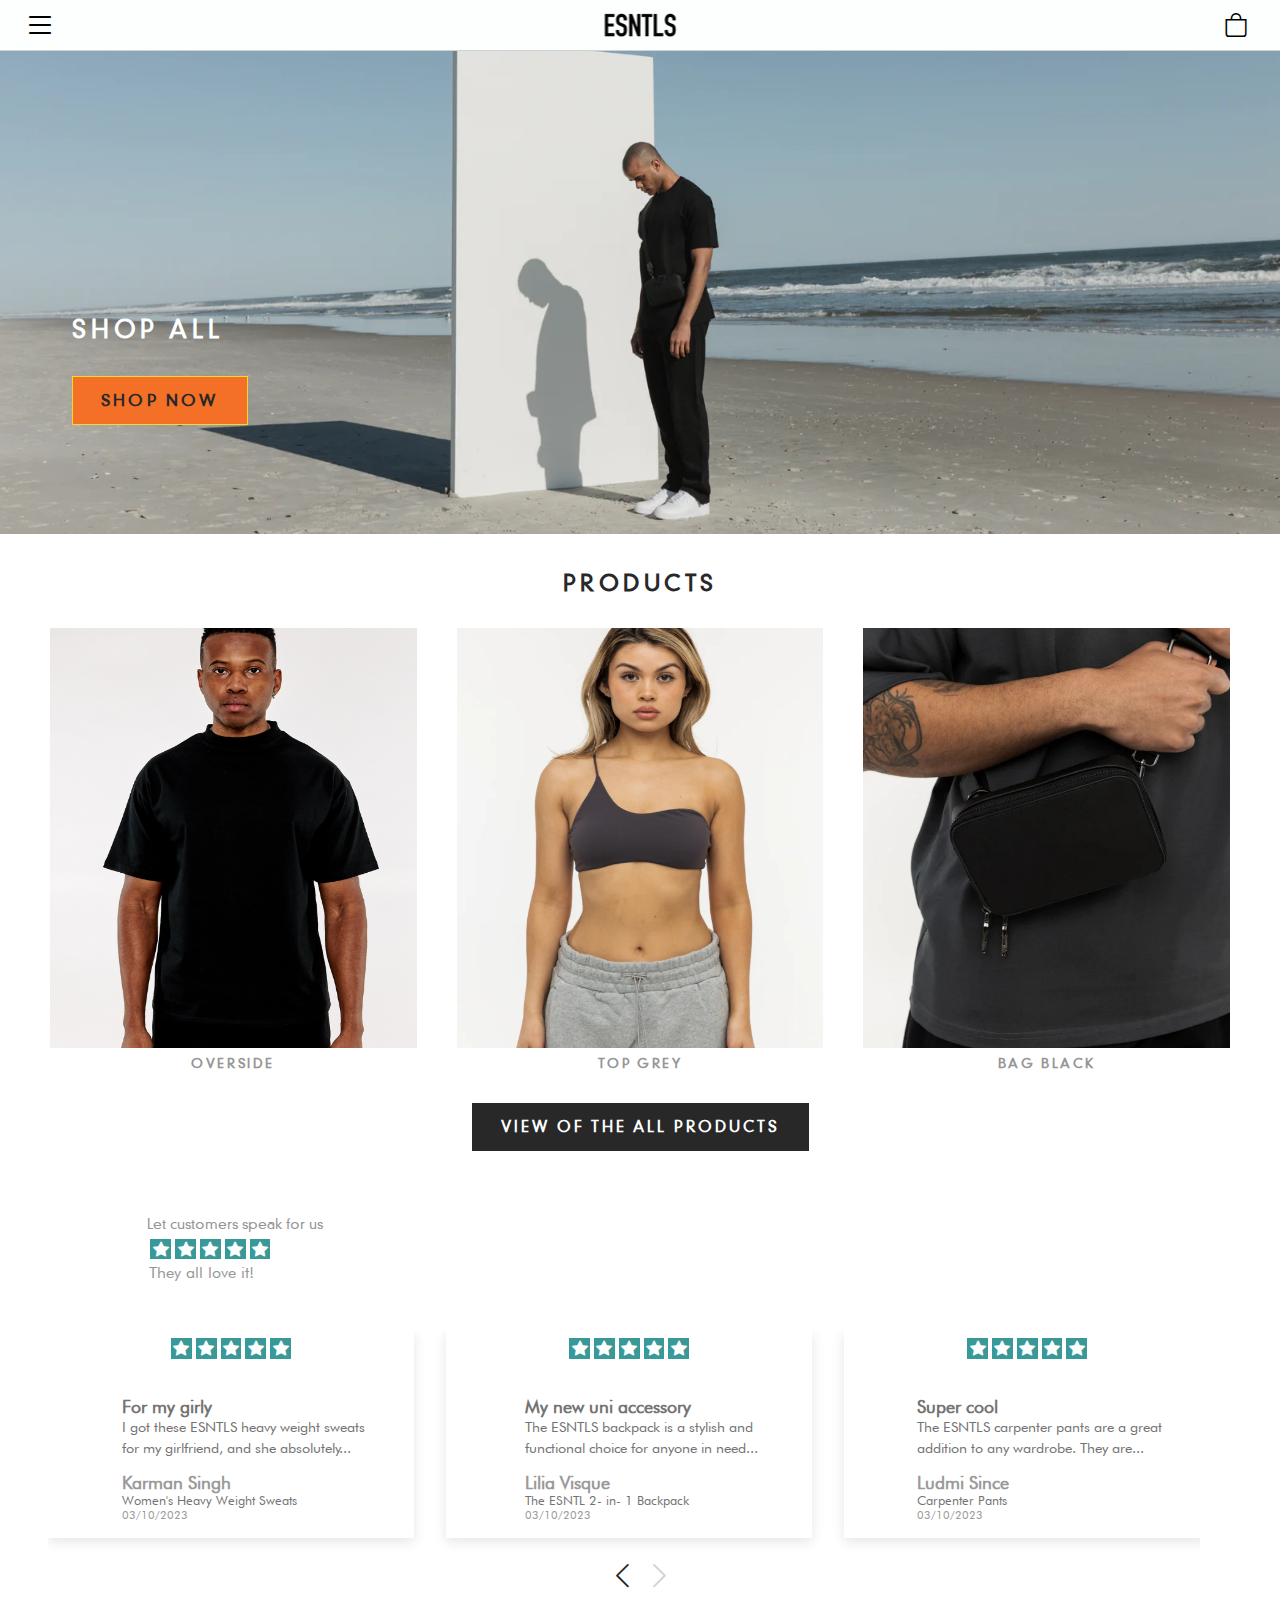
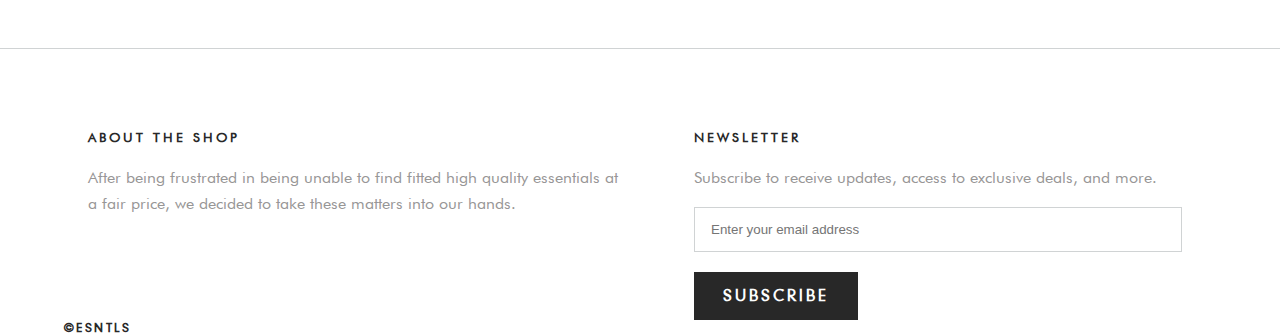
<file: index.html>
<!DOCTYPE html>
<html lang="en">

<head>
    <meta charset="UTF-8">
    <meta name="viewport" content="width=device-width, initial-scale=1.0">
    <title>ESNTLS</title>
    <!-- CUSTOM CSS -->
    <link rel="stylesheet" href="./css/style.css">
    <!-- BOOTSTRAP -->
    <link rel="stylesheet" href="https://cdn.jsdelivr.net/npm/bootstrap-icons@1.10.5/font/bootstrap-icons.css">
</head>

<body>

    <header>

        <nav class="content">
            <div class="content_icons_nav_padre">
                <div class="content_icons_nav">
                    <i id="open" class="bi bi-list nav"></i>
                    <div id="menu-hamburguer" class="disabled">
                        <ul>
                            <li class="close"><i id="close" class="bi bi-x"></i></li>
                            <li class="list_nav_item"><a href="./productos.html" class="list_nav">Shop Now</a></li>
                            <li class="list_nav_item"><a href="./carrito.html" class="list_nav">Cart</a></li>
                        </ul>
                    </div>
                </div>
            </div>
            <div class="content_header">
                <img src="./images/logo.webp" alt="logo">
            </div>
            <div class="content_icons_carrito_padre">
                <div class="content_icons_carrito">
                    <a href="./carrito.html"><i class="bi bi-bag"></i></a>
                </div>
            </div>
        </nav>

    </header>

    <main>

        <div class="img_1">
            <div class="text_header">
                <h2>shop all</h2>
                <a href="./productos.html">shop now</a>
            </div>
            <img src="./images/section_one.webp" alt="img_header">
        </div>

        <!--PRODUCTS-->

        <div class="products_section">
            <h2>products</h2>
        </div>

        <div class="products_img">
            <div class="products_info">
                <img src="./images/overside_thr.png" alt="imagen uno">
                <h2>Overside</h2>
            </div>
            <div class="products_info">
                <img src="./images/img15_prod.webp" alt="imagen veinticuatro">
                <h2>Top Grey</h2>
            </div>
            <div class="products_info">
                <img src="./images/img9_prod.webp" alt="imagen nueve">
                <h2>Bag Black</h2>
            </div>
        </div>

        <div class="btn_view_all">
            <a href="./productos.html">View of the all products</a>
        </div>

        <section class="section_box">
            <div>
                <h2>Let customers speak for us</h2>
            </div>
            <div class="icons_star">
                <span><i class="bi bi-star-fill star_one"></i></span>
                <span><i class="bi bi-star-fill star_two"></i></span>
                <span><i class="bi bi-star-fill star_three"></i></span>
                <span><i class="bi bi-star-fill star_four"></i></span>
                <span><i class="bi bi-star-fill star_five"></i></span>
            </div>
            <div>
                <p class="text_secundary">They all love it!</p>
            </div>
        </section>

        <section class="section_box_carrousel">
            <div class="container_carrousel" id="container_carrousel">
                <div class="container_carrousel_secundary">
                    <div class="icons_star">
                        <span><i class="bi bi-star-fill star"></i></span>
                        <span><i class="bi bi-star-fill star"></i></span>
                        <span><i class="bi bi-star-fill star"></i></span>
                        <span><i class="bi bi-star-fill star"></i></span>
                        <span><i class="bi bi-star-fill star"></i></span>
                    </div>
                    <div class="container_info">
                        <h2 class="container_title">For my girly</h2>
                        <p class="p_info">I got these ESNTLS heavy weight sweats<br>for my girlfriend, and she
                            absolutely...</p>
                        <h2 class="container_title_secundary">Karman Singh</h2>
                        <p class="p_info_model">Women's Heavy Weight Sweats</p>
                        <p class="date">03/10/2023</p>
                    </div>
                </div>
                <div class="container_carrousel_secundary">
                    <div class="icons_star">
                        <span><i class="bi bi-star-fill star"></i></span>
                        <span><i class="bi bi-star-fill star"></i></span>
                        <span><i class="bi bi-star-fill star"></i></span>
                        <span><i class="bi bi-star-fill star"></i></span>
                        <span><i class="bi bi-star-fill star"></i></span>
                    </div>
                    <div class="container_info">
                        <h2 class="container_title">My new uni accessory</h2>
                        <p class="p_info">The ESNTLS backpack is a stylish and<br>functional choice for anyone in
                            need...</p>
                        <h2 class="container_title_secundary">Lilia Visque</h2>
                        <p class="p_info_model">The ESNTL 2- in- 1 Backpack</p>
                        <p class="date">03/10/2023</p>
                    </div>

                </div>
                <div class="container_carrousel_secundary">
                    <div class="icons_star">
                        <span><i class="bi bi-star-fill star"></i></span>
                        <span><i class="bi bi-star-fill star"></i></span>
                        <span><i class="bi bi-star-fill star"></i></span>
                        <span><i class="bi bi-star-fill star"></i></span>
                        <span><i class="bi bi-star-fill star"></i></span>
                    </div>
                    <div class="container_info">
                        <h2 class="container_title">Super cool</h2>
                        <p class="p_info">The ESNTLS carpenter pants are a great<br>addition to any wardrobe. They
                            are...</p>
                        <h2 class="container_title_secundary">Ludmi Since</h2>
                        <p class="p_info_model">Carpenter Pants</p>
                        <p class="date">03/10/2023</p>
                    </div>

                </div>
                <div class="container_carrousel_secundary">
                    <div class="icons_star">
                        <span><i class="bi bi-star-fill star"></i></span>
                        <span><i class="bi bi-star-fill star"></i></span>
                        <span><i class="bi bi-star-fill star"></i></span>
                        <span><i class="bi bi-star-fill star"></i></span>
                        <span><i class="bi bi-star-fill star"></i></span>
                    </div>
                    <div class="container_info">
                        <h2 class="container_title">Great product</h2>
                        <p class="p_info">The ESNTLS carpenter pants are a great<br>addition to any wardrobe. They
                            are...</p>
                        <h2 class="container_title_secundary">Chars Brown</h2>
                        <p class="p_info_model">Carpenter Pants</p>
                        <p class="date">03/10/2023</p>
                    </div>

                </div>
                <div class="container_carrousel_secundary">
                    <div class="icons_star">
                        <span><i class="bi bi-star-fill star"></i></span>
                        <span><i class="bi bi-star-fill star"></i></span>
                        <span><i class="bi bi-star-fill star"></i></span>
                        <span><i class="bi bi-star-fill star"></i></span>
                        <span><i class="bi bi-star-fill star"></i></span>
                    </div>
                    <div class="container_info">
                        <h2 class="container_title">Beautiful</h2>
                        <p class="p_info">The ESNTLS carpenter pants are a great<br>addition to any wardrobe. They
                            are...</p>
                        <h2 class="container_title_secundary">Gabriel Montes</h2>
                        <p class="p_info_model">Carpenter Pants</p>
                        <p class="date">03/10/2023</p>
                    </div>

                </div>
            </div>
            <div class="container_arrow_carrousel">
                <li class="punto active"><i class="bi bi-chevron-left"></i></li>
                <li class="punto"><i class="bi bi-chevron-right"></i></li>
            </div>
        </section>


        </div>

    </main>

    <footer class="footer">
        <div class="content_footer">

            <div class="content_footer_info">
                <div class="content_footer_info_primary">
                    <div class="content_footer_title">
                        <h2>about the shop</h2>
                    </div>
                    <div class="content_footer_text">
                        <p>After being frustrated in being unable to find fitted high quality essentials at a fair price,
                            we decided to take these matters into our hands.</p>
                    </div>

                </div>
            </div>

            <div class="content_footer_info">
                <div class="content_info_newslatter">

                    <div class="content_footer_title_secundary">
                        <h2>newsletter</h2>
                    </div>
                    <div class="content_footer_form">
                        <p class="content_footer_text_secundary">Subscribe to receive updates, access to exclusive deals, and more.</p>
                        <form>
                            <input type="email" class="form-input" placeholder="Enter your email address" required>
                            <div>
                                <button type="submit" class="btn_submit">Subscribe</button>
                            </div>
                        </form>
                    </div>

                </div>
            </div>

        </div>

        <div class="tarjet">
            <div class="copyright">
                <h2>©esntls</h2>
            </div>
        </div>

    </footer>

    <!-- CUSTOM JS -->
    <script src="./js/main.js"></script>
</body>

</html>
</file>
<file: css/style.css>
@font-face {
    font-family: Futura;
    src: url('../fonts/Futura\ Book\ font.ttf');
}
@font-face {
    font-family: DIN Neuzeit Grotesk;
    src: url('../fonts/DINNeuzeitGroteskLT-Light.ttf');
}
@font-face {
    font-family: Optima;
    src: url(../fonts/Optima\ Medium.ttf);
}
*{
    margin: 0;
    padding: 0;
    box-sizing: border-box;
}

:root{
    --white:#FDFEFE;
    --black:#000000;
    --black-light:#282828;
    --black-hover:#222222;
    --grey:#979696;
    --grey-light:#747373;
    --grey-small:#9b9a9a;
    --border:#D0D3D4;
    --orange-light:#f47026;
    --yellow:#f0d932;
    --orange:#f2650e;
    --star:#399999;
}


/*HEADER*/

header .content{
    display: flex;
    justify-content: space-between;
    background-color: transparent;
    position: fixed;
    width: 100%;
    z-index: 1;
    border-bottom: 1px solid var(--border);
    padding: .3rem 1.5rem;
    transition: all .3s ease-in-out;
}

header .content:hover{
    background-color: var(--white);
    color: var(--black);
}


header .content.below, header .content_prod.below{
    transition: all .5s;
    background-color: var(--white);
    z-index: 2;
}

header .content.below > .content_icons_nav_padre .nav{
    color: var(--black);
}

header .content.below .content_icons_carrito_padre i{
    color: var(--black);
}

header .content:hover > .content_icons_nav_padre .nav{
    color: var(--black);
}

header .content:hover > .content_icons_carrito_padre i{
    color: var(--black);
}


.content_icons_nav_padre{
    padding-top: .2rem;
}

.content_icons_nav i{
    font-size: 2rem;
    color: var(--white);
    cursor: pointer;
}

.content_icons_carrito_padre{
    padding-top: .5rem;
}

.content_icons_carrito i{
    flex-direction: row;    
    padding-inline: .5rem;
    font-size: 1.5rem;
    color: var(--white);
    cursor: pointer;
}

.content_header img{
    position: absolute;
    cursor: pointer;
    left: 50%;
    top: 50%;
    transform: translate(-50% , -50%);
}


.img_1{
    top: 0;
}

.img_1 img{
    width: 100%;
}

.img_1 .text_header{
    width: 100%;
    display: flex;
    flex-direction: column;
    padding-left: 4.5rem;
    position: absolute;
    text-align: left;
    bottom: 20%;
    left: 50%;
    top: 50%;
    transform: translate(-50%, -50%);
}

.img_1 .text_header h2{
    padding-bottom: 2rem;
    font-family: DIN Neuzeit Grotesk;
    font-size: 1.5rem;
    text-transform: uppercase;
    font-weight: 700;
    letter-spacing: .2em;
    color: var(--white);  
}

.img_1 .text_header a{
    font-family: DIN Neuzeit Grotesk; 
    border: 0;
    background-color: var(--orange-light);
    border:1px solid var(--yellow);
    color: var(--black-light);
    text-transform: uppercase;
    padding: 14px 28px;
    font-size: 1rem;
    letter-spacing: .2em;
    font-weight: 700;
    font-style: normal;
    cursor: pointer;
    width: max-content;
}

.img_1 .text_header a:hover{
    background-color: var(--orange);
}

/* PRODUCTS */

header .content_prod{
    display: flex;
    justify-content: space-between;
    background-color: transparent;
    position: fixed;
    width: 100%;
    z-index: 1;
    border-bottom: 1px solid var(--border);
    padding: .3rem 1.5rem;
    transition: all .3s ease-in-out;
}

header .content_prod:hover{
    background-color: var(--white);
    color: var(--black);
}

.content_prod .content_icons_nav .nav,.content_prod .content_icons_carrito i{
    color: var(--black);
}

.products{
    padding-top:4rem;
    padding-bottom: 1.5rem;
    padding-inline: 4rem;
    display: flex;
    flex-direction: column;
    text-align: center;
    font-family: DIN Neuzeit Grotesk, sans-serif;
    text-transform: uppercase;
    letter-spacing: 4.5px;
    color: var(--black-light);
    font-size: .9rem;
}

.content_categories{
    display: flex;
    gap: 2rem;
    align-items: center;
}

.content_categories button{
    border: 0;
    font-size: 1.2rem;
    color: var(--grey);
    background-color: transparent;
    font-family: Futura;
    cursor: pointer;
}

/* CARRITO */

.contenedor-carrito{
    display: flex;
    flex-direction: column;
    gap: 1rem;
}

.carrito-vacio,.carrito-comprado{
    color: var(--grey);
    padding-top: 1rem;
}

.carrito-productos{
    margin-top: 2rem;
    display: flex;
    flex-direction: column;
    gap: 1rem;
}

.carrito-producto{
    display: flex;
    justify-content: space-between;
    align-items: center;
    gap: 2rem;
    background-color: var(--black-light);
    color: var(--white);
    padding: .5rem;
    padding-right: 1.5rem;
    border-radius: 1rem;
}

.carrito-producto small{
    font-size: .75rem;
}

.carrito-producto-eliminar{
    border: 0;
    background-color: transparent;
    color: var(--white);
    cursor: pointer;
}

.carrito-producto-imagen{
    width: 4rem;
}

.carrito-acciones{
    display: flex;
    justify-content: space-between;
}

.carrito-acciones-vaciar{
    border: 0;
    background-color: var(--black-light);
    color: var(--white);
    padding: 1rem;
    border-radius: 1rem;
    cursor: pointer;
    text-transform: uppercase;
}

.carrito-acciones-derecha{
    display: flex;
}

.carrito-acciones-total{
    display: flex;
    background-color: var(--black);
    color: var(--white);
    padding: 1rem;
    text-transform: uppercase;
    border-top-left-radius: 1rem;
    border-bottom-left-radius: 1rem;
}

.carrito-acciones-comprar{
    border: 0;
    background-color: var(--black-light);
    color: var(--white);
    padding: 1rem;
    cursor: pointer;
    text-transform: uppercase;
    border-top-right-radius: 1rem;
    border-bottom-right-radius: 1rem;
}



/* MENU */
.nav-menu-hamburguer{
    position: absolute;
    top: 0;
    left: 0;
    height: 100vh;
    width: 30%;
    background-color: var(--black-light);
    box-shadow: 0 0 0 100vmax rgba(0, 0, 0, 0.5);
}

ul .list_nav_item{
    list-style-type: none;
    margin-block: 1.5rem;
    margin-left: 2rem;
    padding-block: 1rem;
    text-transform: uppercase;
    font-size: 13px;
    cursor: pointer;
    width: 80%;
    font-family: DIN Neuzeit Grotesk;
    letter-spacing: .2em;
    font-weight: 700;
    border-bottom: 1px solid var(--grey);
}

a{
    text-decoration: none;
    color: var(--grey);
}

.close{
    list-style-type: none;
    margin-top: 1rem;
    margin-left: 1.5rem;
}

ul .close i{
    color: var(--grey);
    font-size: 2rem;
}

/*FIN MENU*/

/* MAIN */


.container{
    padding: 2rem 1.2rem;
    display: flex;
    justify-content: space-between;
    gap: 1.2rem;
}

.container .container_content{
    overflow: hidden;
    position: relative;
}

.container .container_content img{
    width: 100%;
}

.container_text_men,
.container_text_women,
.container_text_accesories{
    color: var(--white);
    font-family: Futura;
    position: absolute;
    top: 50%;
    left: 50%;
    font-size: 2.6rem;
    transform: translate(-50%,-50%);
    cursor: pointer;
    font-weight: 300;
}

.products_section{
    padding:2rem;
    display: flex;
    flex-direction: column;
    text-align: center;
    font-family: DIN Neuzeit Grotesk, sans-serif;
    text-transform: uppercase;
    letter-spacing: 4.5px;
    color: var(--black-light);
    font-size: .9rem;
}


.products_img{
    padding-inline:3.1rem;
    padding-bottom: 2rem;
    display: grid;
    grid-template-columns: repeat(3,1fr);
    gap: 2.5rem;
}

.products_img .products_info img{
    width: 100%;
    height: 420px;
}

.products_img .products_info h2,.products_info p{
    text-align: center;
    font-family: DIN Neuzeit Grotesk;
    text-transform: uppercase;
    color: var(--grey);
    letter-spacing: .2em;
    font-weight: 600;
    font-size: .80rem;
    padding-top: .3rem;
}

.products_info{
    display: flex;
    flex-direction: column;
    justify-content: center;
    align-items: center;
    gap: .2rem;
}

.products_info .agregar{
    width: 60%;
    border: 0;
    font-size: .95rem;
    padding: 10px 10px;
    border-radius: 5px;
    background-color: var(--black-light);
    color: var(--white);
    cursor: pointer;
}

.agregar:hover{
    background-color: var(--black-hover);
}


.btn_view_all{
    width: 100%;
    margin:auto;
    display: flex;
    flex-direction: column;
    align-items: center;
    justify-content: center;
}

.btn_view_all a{
    text-decoration: none;
    border:0;
    padding: 14px 28px;
    border: 1px solid transparent;
    background-color: var(--black-light);
    font-size: 15px;
    letter-spacing: .2em;
    font-family: DIN Neuzeit Grotesk;
    font-weight: 700;
    color: var(--white);
    text-transform: uppercase;
    cursor: pointer;
}

.btn_view_all a:hover, .content_footer_info .btn_submit:hover{
    background-color:var(--black-hover);
}

/* SECTION*/

.section_box{
    margin-top: 4rem;
    margin-bottom: 3rem;
    padding-left: 9.2rem;
    font-weight: bold;
}

.section_box h2{
    font-size: .9rem;
    font-family: DIN Neuzeit Grotesk;
    color: var(--grey);
    font-weight: 400;
    font-style: normal;
}

.section_box .icons_star{
    margin-top: .5rem;
    margin-bottom: .3rem;
    margin-left: .2rem;
    color: var(--white);
}

.section_box .icons_star .star_one,
.section_box .icons_star .star_two,
.section_box .icons_star .star_three,
.section_box .icons_star .star_four,
.section_box .icons_star .star_five{
    background-color: var(--star);
    padding: .1rem .15rem;
    font-size: 1rem;
}

.section_box .text_secundary{
    color: var(--grey);
    font-family: Futura;
    font-weight: 200;
    margin-left: .1rem;
}

.section_box_carrousel{
    margin-inline: 3rem;
    margin-bottom: 3rem;

    width: 90%;
    max-width: 120em;
    overflow: hidden;
}

.section_box_carrousel .container_carrousel{
    width: 170%;
    display: flex;
    flex-flow: row nowrap;
    justify-content: space-between;
    align-items: center;
    gap: 2rem; 

    transition: all .5 ease;
    transform: translateX(0%);
}

.container_carrousel .icons_star{
    margin-top: .6rem;
}

.section_box_carrousel .container_carrousel_secundary{
    width: calc(100% / 2 - 2em);
    min-height: 10vh;

    display: flex;
    flex-flow: column;
    justify-content: space-between;
    align-items: center;
    gap: 2rem;
    box-shadow: rgba(0, 0, 0, 0.1) 0px 4px 12px;
}

.section_box_carrousel .container_info{
    display: flex;
    flex-direction: column;
    padding-bottom: 1rem;
}

.section_box_carrousel .icons_star{
    color: var(--white);
}

.section_box_carrousel .icons_star .star{
    background-color: var(--star);
    padding: .1rem .15rem;
    font-size: 1rem;
}

.section_box_carrousel .container_info .container_title{
    color: var(--grey-light);
    font-size: 1.1rem;
    margin-left: 1.5rem;
    margin-top: .4rem;
    font-family: Futura;
    font-weight: bold;
}

.section_box_carrousel .container_info .container_title_secundary{
    color: var(--grey-small);
    font-size: 1.1rem;
    margin-left: 1.5rem;
    margin-top: .9rem;
    font-family: Futura;
    font-weight: bold;
}

.section_box_carrousel .container_info .p_info{
    color: var(--grey-light);
    font-family: Futura;
    font-size: .9rem;
    margin-left: 1.5rem;
    line-height: 1.4;
}

.section_box_carrousel .container_info .p_info_model{
    color: var(--grey-light);
    font-family: Futura;
    font-size: .8rem;
    margin-left: 1.5rem;
}

.section_box_carrousel .container_info .date{
    color: var(--grey-small);
    font-family: Futura;
    font-size: .7rem;
    margin-left: 1.5rem;
}

.container_arrow_carrousel{
    width:103%;

    margin: 1em 0 0;
    padding: .4em;
    display: flex;
    flex-flow: row nowrap;
    justify-content:center;
    align-items: center;
    gap: .5rem;
}

.container_arrow_carrousel .punto{
    font-size: 1.8rem;
    color: var(--border);
    cursor: pointer;
    list-style-type: none;
}

.container_arrow_carrousel .punto:hover{
    color: var(--grey-small);
}

.container_arrow_carrousel .punto.active{
    color: var(--black-light);
}

/*FOOTER*/

.footer{
    margin-top: 3rem;
    border-top: 1px solid var(--border);
    padding-top: 5rem;
    padding-inline: 4rem;
}

.content_footer{
    display: flex;
    flex-direction: row;
    justify-content: space-between;
    margin-left: -40px;
    margin-right: -20px;
}

.content_footer .content_footer_info{
    width: 100%;
    padding-left: 4rem;
    margin-left:0;
}


.content_footer_info .content_footer_info_primary{
    width: 100%;
    padding-right: 0;
    margin-right: 0rem;
    flex-basis: 460px;
}

.content_footer_info_primary .content_footer_title,
.content_footer_title_secundary{
    text-transform: uppercase;
    font-family: Futura;
    font-size: .55rem;
    letter-spacing: 3px;
    color: var(--black-light);
    margin-bottom: 20px;
}

.content_footer_info .content_footer_text,
.content_footer_text_secundary{
    color: var(--grey);
    line-height: 1.65;
    font-family: Futura;
    font-size: 1rem;
    padding-right: 0;
    margin-right: 0;
}

.content_footer_info ul{
    list-style-type: none;
}

.content_footer_info .content_footer_list{
    margin-left: 0;
    padding-left: 5.2rem;
}

.content_footer_info .content_footer_list > h2{
    text-transform: uppercase;
    font-family: Futura;
    font-size: .9rem;
    letter-spacing: 3px;
    color: var(--black-light);
    margin-bottom: 20px;
}


.content_footer_list_primary ul li{
    margin-bottom: 1rem;
    color: var(--grey);
    cursor: pointer;
    font-family: Futura;
}

.content_footer_info .content_footer_text_secundary{
    width: 100%;
}

.content_footer_info .form-input{
    padding: 14px 16px;
    border: 1px solid var(--border);
    outline: none;
    width: 100%;
    background-color: transparent;
    margin-top: 1rem;
}

.content_footer_info .btn_submit{
    margin-top: 20px;
    padding: 14px 28px;
    border: 1px solid var(--black-light);
    text-transform: uppercase;
    text-align: center;
    font-size: 15px;
    letter-spacing: .2em;
    font-family: DIN Neuzeit Grotesk;
    font-weight: 700;
    color: var(--white);
    background-color: var(--black-light);
    cursor: pointer;
}

.content_footer_info .content_footer_form{
    width: 90%;
}

.footer .tarjet{
    display: flex;
    justify-content: space-between;
}

.tarjet .copyright h2{
    color: var(--black-light);
    font-size: 12px;
    font-family: DIN Neuzeit Grotesk;
    letter-spacing: .2em;
    text-transform: uppercase;
    transition: color .2s ease-in-out;
    cursor: pointer;
}

.tarjet .copyright h2:hover{
    color: var(--grey-light);
}

.botones_categorias.active{
    color: var(--black);
}

.disabled{
    display: none;
}

@media  screen and (max-width:1000px){

    .img_1 .text_header{
        width: 100%;
        display: flex;
        flex-direction: column;
        justify-content: center;
        align-items: center;
        gap: .75rem;
        padding: 25px 0px;
        position: absolute;
        top: 30%;
        z-index: 1;
    }

    .img_1 .text_header h2{
        padding-bottom: 0;
    }

    .img_1 .btn_products button{
        display: none;
    }

    .section_box{
        margin-top: 8rem;
        margin-bottom: 3rem;
        padding-left: 2rem;
        font-weight: bold;
    }

    .section_box_carrousel{
        margin-inline: 2rem;
    }
}

@media screen and (max-width:850px) {

    .img_1 .text_header{
        width: 100%;
        display: flex;
        flex-direction: column;
        justify-content: center;
        align-items: center;
        gap: .75rem;
        padding: 25px 0px;
        position: absolute;
        top: 25%;
        z-index: 1;
    }

    .img_1 .text_header h2{
        padding-bottom: 0;
    }

    .img_1 .text_header a{
        display: none;
    }

    .nav-menu-hamburguer{
        position: absolute;
        top: 0;
        left: 0;
        height: 100vh;
        width: 100%;
        background-color: var(--black-light);
    }

    .container{
        display: none;
    }

    .section_box{
        margin-top: 8rem;
        margin-bottom: 3rem;
        padding-left: 2rem;
        font-weight: bold;
    }

    .section_box_carrousel{
        margin-inline: 2rem;
    }

    .content_footer{
        display: grid;
        grid-template-columns: 1fr 1fr;
    }

    .tarjet{
        margin-top: 3rem;
        position: absolute;
        left: calc(50% - 25px)
    }

}

@media screen and (max-width:650px){

    .img_1 .text_header{
        width: 100%;
        display: flex;
        flex-direction: column;
        justify-content: center;
        align-items: center;
        gap: .75rem;
        padding: 25px 0px;
        position: absolute;
        top: 20%;
        z-index: 1;
    }

    .img_1 .text_header h2{
        display: none;
    }

    .products_img{
        display: grid;
        grid-template-columns: 1fr;
    }

    .nav-menu-hamburguer{
        position: absolute;
        top: 0;
        left: 0;
        height: 100vh;
        width: 100%;
        background-color: var(--black-light);
    }

    
    .section_box_carrousel{
        margin-inline: 3rem;
        margin-bottom: 3rem;
    
        width: 80%;
        max-width: 50em;
        overflow: hidden;
    }

    .section_box_carrousel .container_carrousel{
        width: 500%;
        display: flex;
        flex-flow: row nowrap;
        justify-content: center;
        align-items: center;
        gap: 2rem; 
    
        transition: all .5 ease;
        transform: translateX(0%);
    }
    
    
    .section_box_carrousel .container_carrousel_secundary{
        width: 90%;
        min-height: 10vh;
    
        display: flex;
        flex-flow: column;
        align-items: center;
        gap: 2rem;
        box-shadow: rgba(0, 0, 0, 0.1) 0px 4px 12px;
    }

    .container_arrow_carrousel{
        width:100%;
    
        margin: 1em 0 0;
        padding: .4em;
        display: flex;
        flex-flow: row nowrap;
        justify-content:center;
        align-items: center;
        gap: .5rem;
    }

    .content_footer{
        display: grid;
        grid-template-columns: 1fr;
        gap: 3.5rem;
    }

    .content_footer .content_footer_list{
        padding-left: 0;
    }
}

@media screen and (max-width:550px){

    .content_icons_nav i, .content_icons_nav .close i{
        font-size: 1.5rem;
    }

    .content_header img{
        width: 50px;
    }

    .content_icons_carrito a i{
        font-size: 1rem;
    }

    .img_1 .text_header{
        display: none;
    }

    .nav-menu-hamburguer{
        position: absolute;
        top: 0;
        left: 0;
        height: 100vh;
        width: 100%;
        background-color: var(--black-light);
    }

    .section_box_carrousel{
        margin-inline: 3rem;
        margin-bottom: 3rem;
    
        width: 80%;
        max-width: 50em;
        overflow: hidden;
    }

    .section_box_carrousel .container_carrousel{
        width: 500%;
        display: flex;
        flex-flow: row nowrap;
        justify-content: center;
        align-items: center;
        gap: 2rem; 
    
        transition: all .5 ease;
        transform: translateX(0%);
    }
    
    
    .section_box_carrousel .container_carrousel_secundary{
        width: 90%;
        min-height: 10vh;
    
        display: flex;
        flex-flow: column;
        align-items: center;
        gap: 2rem;
        box-shadow: rgba(0, 0, 0, 0.1) 0px 4px 12px;
    }

    .container_arrow_carrousel{
        width:100%;
    
        margin: 1em 0 0;
        padding: .4em;
        display: flex;
        flex-flow: row nowrap;
        justify-content:center;
        align-items: center;
        gap: .5rem;
    }

    .content_categories button{
        font-size: .75rem;
    }

    .products{
        padding-inline:1rem;
    }

    .carrito-producto{
        gap: .1rem;
    }

    .products .carrito-productos small{
        font-size: .3rem;
    }

    .products .carrito-productos h3, .carrito-productos p{
        font-size: .6rem;
    }

    .carrito-producto-subtotal{
        display: none;
    }
    
    .carrito-producto-eliminar{
        font-size: .75rem;
    }

    .carrito-acciones-vaciar{
        font-size: .5rem;
        padding: 10px 10px;
        border-radius: 8px;
    }

    .carrito-acciones-derecha .carrito-acciones-total, .carrito-acciones-derecha .carrito-acciones-comprar{ 
        font-size: .5rem;
        padding: 10px 10px;
    }

    .carrito-vacio, .carrito-comprado{
        font-size: .65rem;
    }

}
</file>
